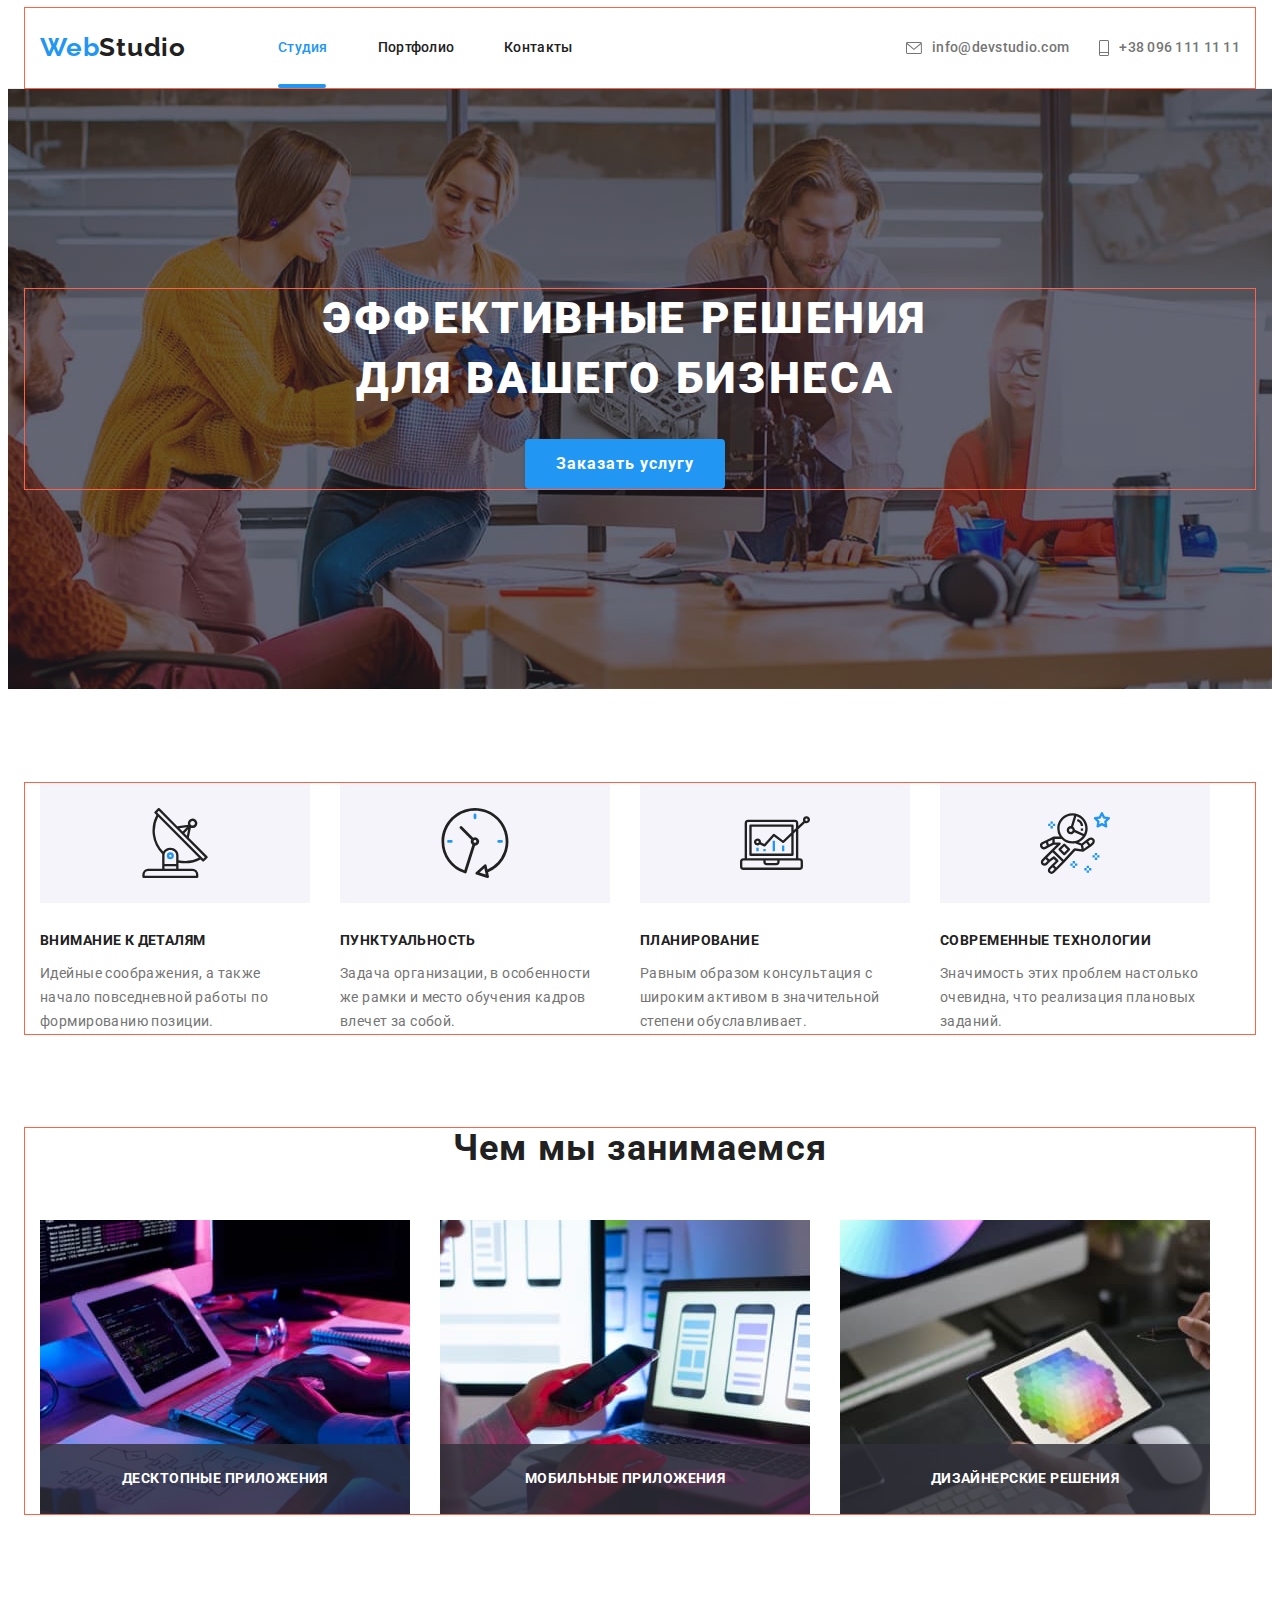
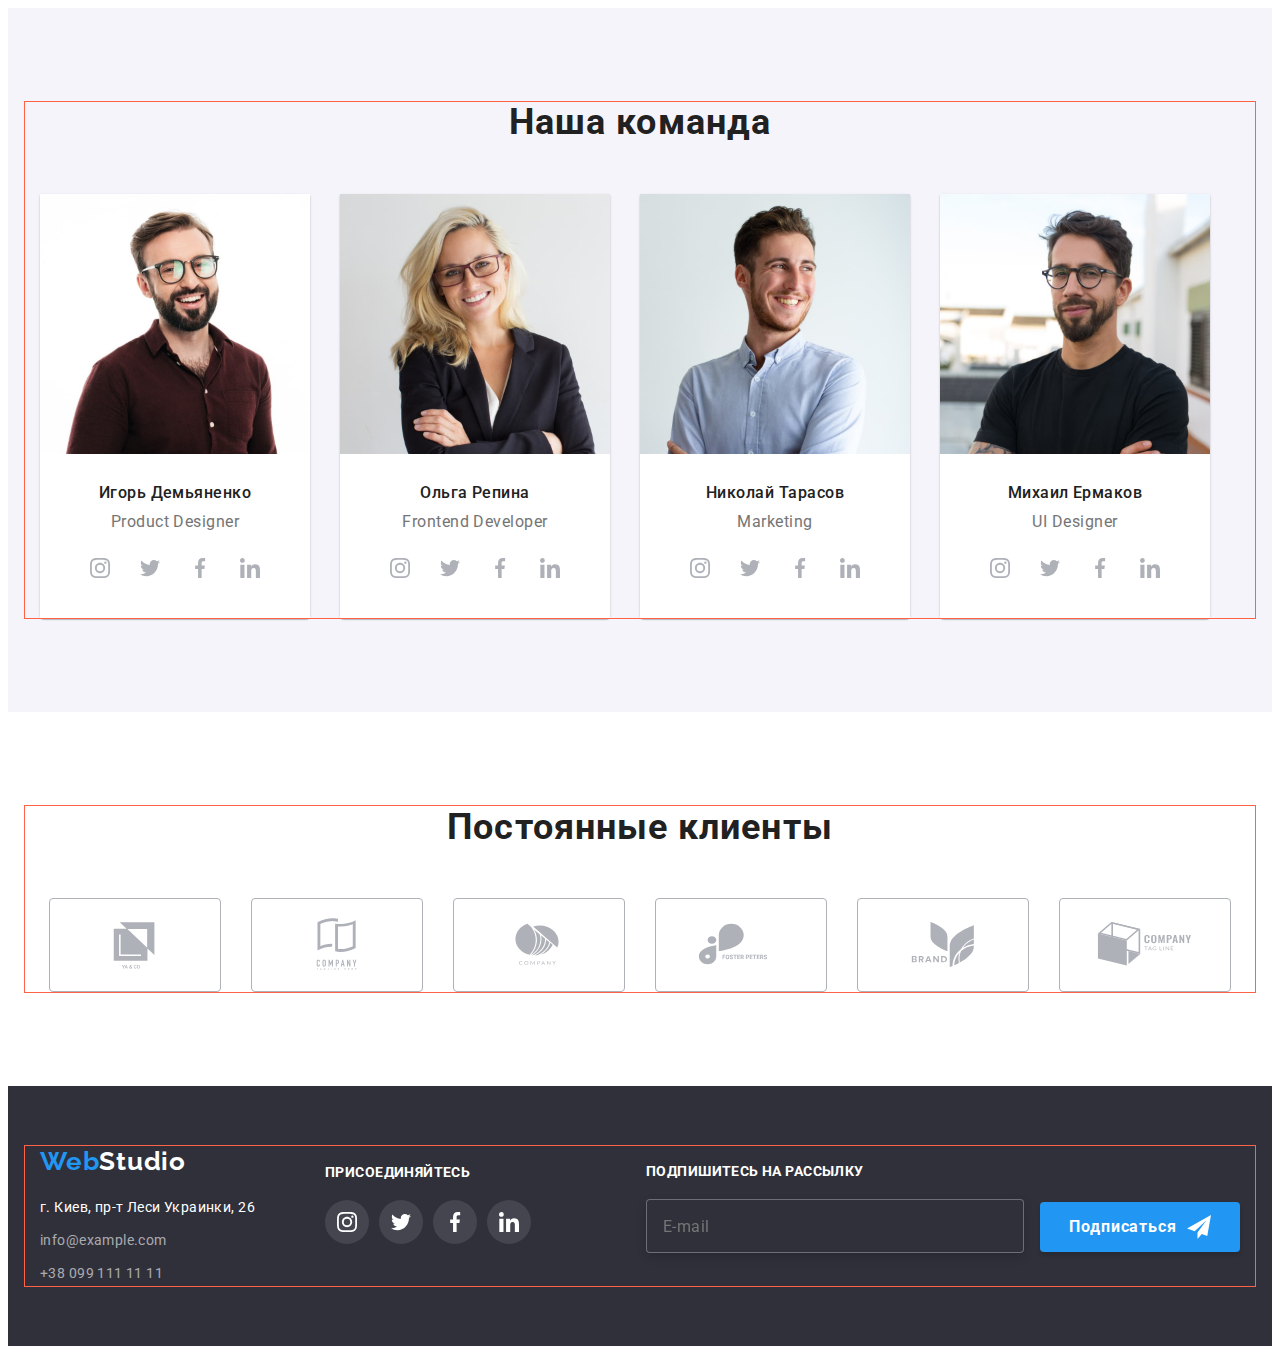
<file: index.html>
<!DOCTYPE html>
<html lang="ru">

<head>
    <meta charset="UTF-8">
    <meta http-equiv="X-UA-Compatible" content="IE=edge">
    <meta name="viewport" content="width=device-width, initial-scale=1.0">
    <title>WebStudio</title>
    <link rel="stylesheet" href="./css/styles.css">
    <link rel="preconnect" href="https://fonts.googleapis.com">
    <link rel="preconnect" href="https://fonts.gstatic.com" crossorigin>
    <link href="https://fonts.googleapis.com/css2?family=Raleway:wght@700&family=Roboto:wght@400;500;700;900&display=swap"
        rel="stylesheet">
    <link rel="stylesheet" href="https://cdnjs.cloudflare.com/ajax/libs/modern-normalize/1.1.0/modern-normalize.min.css"
        integrity="sha512-wpPYUAdjBVSE4KJnH1VR1HeZfpl1ub8YT/NKx4PuQ5NmX2tKuGu6U/JRp5y+Y8XG2tV+wKQpNHVUX03MfMFn9Q=="
        crossorigin="anonymous" referrerpolicy="no-referrer" />
</head>

<body>
    <!-- Шапка сторінки -->
    <header class="page-header header">
        <div class="container">
        <!-- Основна навігація -->
        <div class="header-style">
        <nav class="header-nav">
            <a href="index.html" class="webstudio"><span class="webstudio-color">Web</span>Studio</a>
            <ul class="header-list">
                <li class="header-item"><a href="./index.html" class="item current">Студия</a></li>
                <li class="header-item"><a href="./portfolio.html" class="item">Портфолио</a></li>
                <li class="header-item"><a href="" class="item">Контакты</a></li>
            </ul>
        </nav>  
        <ul class="header-right">
            <li class="tel-style"> 
                <a href="mailto:info@devstudio.com" class="header-tel">
                    <svg class="smartphone-icon" width='16' height='12'><use href="./images/icons.svg#icon-email"></use></svg> info@devstudio.com</a>
            </li>
            <li class="tel-style">
                <a href="tel:+380961111111" class="header-tel">
                    <svg class="smartphone-icon" width='10' height='16'><use href="./images/icons.svg#icon-phone"></use></svg> +38 096 111 11 11</a>
            </li>
        </ul>
        </div>
        </div>
    </header>
    <!-- Унікальність сторінки -->
    <main class="page-main">
        <!-- Section 1 -->
        <section class="first-section first-section-style">
            <div class="container">
            <h1 class="title">ЭФФЕКТИВНЫЕ РЕШЕНИЯ ДЛЯ ВАШЕГО БИЗНЕСА</h1>
            <button data-modal-open type="button" class="btn pointer">Заказать услугу</button>
            <div data-modal class="backdrop is-hidden">
                <div class="modal">
                    <button data-modal-close type="button" class="data-close-modal">
                        <svg class="close-icon" width='11' height='11'>
                            <use href="./images/icons.svg#icon-close"></use>
                        </svg>
                    </button>
                    <form action="" class="form" autocomplete="off">
                        <b class="form-text">Оставьте свои данные, мы вам перезвоним</b>

                        <div class="form-field">
                        <label class="form-label" for="name" class="form-label">Имя</label>
                        <span class="form-icon">
                            <input class="form-input" type="text" name="name" id="name">
                            <svg class="icon-email-one" width='18' height='18'>
                                <use href="./images/icons.svg#icon-person-1"></use>
                            </svg>
                        </span>
                        </div>
                        
                        <div class="form-field">
                        <label class="form-label" for="tel">Телефон</label>
                        <span class="form-icon">
                            <input class="form-input" type="tel" name="tel" id="tel">
                            <svg class="icon-email-one" width='18' height='18'>
                                <use href="./images/icons.svg#icon-phone-1"></use>
                            </svg>
                        </span>
                        </div>

                        <div class="form-field">
                        <label class="form-label" for="mail">Почта</label>
                        <span class="form-icon">
                            <input class="form-input" type="email" name="mail" id="mail">
                            <svg class="icon-email-one" width='18' height='18'>
                                <use href="./images/icons.svg#icon-email-1"></use>
                            </svg>
                        </span>
                        </div>

                        <div class="form-field">
                        <label class="form-label" for="comment">Комментарий</label>
                        <textarea class="textarea-comment" name="comment" id="comment" placeholder="Введите текст"></textarea>
                        </div>

                        <div class="form-checkbox">
                        <label class="checkbox-text" for="contract">
                        <input class="checkbox" type="checkbox" name="contract" value="contract" id="contract">
                            <span class="icon-border"></span>
                        Соглашаюсь с рассылкой и принимаю <a class="contract-link" href="">Условия договора</a>
                        </label>
                        </div>
                        <button class="form-button" type="submit">Отправить</button>
                    </form>
                </div>
            </div>
            </div>
        </section>
        <!-- Section 2 -->
        <section class="second-section">
            <div class="container">
            <h2 hidden class="features">Особенности</h2>
            <ul class="second-list">
                <li class="second-list-item">
                    <div class="thumb"><svg class="smartphone-icon" width='70' height='70'><use href="./images/icons.svg#icon-antenna"></use></svg></div>
                    <h3 class="title">ВНИМАНИЕ К ДЕТАЛЯМ</h3>
                    <p class="text">Идейные соображения, а также начало повседневной работы по формированию позиции.</p>
                </li>
                <li class="second-list-item">
                    <div class="thumb"><svg class="smartphone-icon" width='70' height='70'><use href="./images/icons.svg#icon-clock"></use></svg></div>
                    <h3 class="title">ПУНКТУАЛЬНОСТЬ</h3>
                    <p class="text">Задача организации, в особенности же рамки и место обучения кадров влечет за собой.</p>
                </li>
                <li class="second-list-item">
                    <div class="thumb"><svg class="smartphone-icon" width='70' height='70'><use href="./images/icons.svg#icon-diagram"></use></svg></div>
                    <h3 class="title">ПЛАНИРОВАНИЕ</h3>
                    <p class="text">Равным образом консультация с широким активом в значительной степени обуславливает.</p>
                </li>
                <li class="second-list-item">
                    <div class="thumb"><svg class="smartphone-icon" width='70' height='70'><use href="./images/icons.svg#icon-astronaut"></use></svg></div>
                    <h3 class="title">СОВРЕМЕННЫЕ ТЕХНОЛОГИИ</h3>
                    <p class="text">Значимость этих проблем настолько очевидна, что реализация плановых заданий.</p>
                </li>
            </ul>
            </div>
        </section>
        <!-- Section 3 -->
        <section class="third-section">
            <div class="container">
            <h2 class="our-work-title">Чем мы занимаемся</h2>
            <ul class="third-list">
                <li class="third-list-item">
                    <img src="./images/img1.jpg" alt="copywriter" width="370" height="294">
                    <p class="third-list-text">ДЕСКТОПНЫЕ ПРИЛОЖЕНИЯ</p>
                </li>
                <li class="third-list-item">
                    <img src="./images/img2.jpg" alt="photo" width="370" height="294"> 
                    <p class="third-list-text">МОБИЛЬНЫЕ ПРИЛОЖЕНИЯ</p>
                </li>
                <li class="third-list-item">
                    <img src="./images/img3.jpg" alt="drow" width="370" height="294"> 
                    <p class="third-list-text">ДИЗАЙНЕРСКИЕ РЕШЕНИЯ</p>
                </li>
            </ul>
            </div>
        </section>
        <!-- Section 4 -->
        <section class="four-section">
            <div class="container">
            <h2 class="team">Наша команда</h2>
            <ul class="four-list">
                <li class="four-list-item">
                    <img src="./images/igor.jpg" alt="Igor" width="270" height="260">
                    <div class="text-block">
                    <h3 class="title">Игорь Демьяненко</h3>
                    <p class="text">Product Designer</p>
                        <ul class="social-networks-list">
                            <li class="social-networks-item">
                                <a href="https://www.instagram.com/" target="_blank" class="networks-link"><svg class="network-icon" width='20' height='20'><use href="./images/icons.svg#icon-instagram"></use></svg></a>
                            </li>
                            <li class="social-networks-item">
                                <a href="https://twitter.com/?lang=uk" target="_blank" class="networks-link"><svg class="network-icon" width='20' height='20'><use href="./images/icons.svg#icon-twitter"></use></svg></a>
                            </li>
                            <li class="social-networks-item">
                                <a href="https://uk-ua.facebook.com/" target="_blank" class="networks-link"><svg class="network-icon" width='20' height='20'><use href="./images/icons.svg#icon-facebook"></use></svg></a>
                            </li>
                            <li class="social-networks-item">
                                <a href="https://www.linkedin.com/" target="_blank" class="networks-link"><svg class="network-icon" width='20' height='20'><use href="./images/icons.svg#icon-linkedin"></use></svg></a>
                            </li>
                        </ul>
                    </div>
                </li>
                <li class="four-list-item">
                    <img src="./images/olga.jpg" alt="Olga" width="270" height="260">
                    <div class="text-block">
                    <h3 class="title">Ольга Репина</h3>
                    <p class="text">Frontend Developer</p>
                        <ul class="social-networks-list">
                            <li class="social-networks-item">
                                <a href="https://www.instagram.com/" target="_blank" class="networks-link"><svg class="network-icon" width='20' height='20'><use href="./images/icons.svg#icon-instagram"></use></svg></a>
                            </li>
                            <li class="social-networks-item">
                                <a href="https://twitter.com/?lang=uk" target="_blank" class="networks-link"><svg class="network-icon" width='20' height='20'><use href="./images/icons.svg#icon-twitter"></use></svg></a>
                            </li>
                            <li class="social-networks-item">
                                <a href="https://uk-ua.facebook.com/" target="_blank" class="networks-link"><svg class="network-icon" width='20' height='20'><use href="./images/icons.svg#icon-facebook"></use></svg></a>
                            </li>
                            <li class="social-networks-item">
                                <a href="https://www.linkedin.com/" target="_blank" class="networks-link"><svg class="network-icon" width='20' height='20'><use href="./images/icons.svg#icon-linkedin"></use></svg></a>
                            </li>
                        </ul>
                    </div>
                </li>
                <li class="four-list-item">
                    <img src="./images/nik.jpg" alt="Nic" width="270" height="260">
                    <div class="text-block">
                    <h3 class="title">Николай Тарасов</h3>
                    <p class="text">Marketing</p>
                        <ul class="social-networks-list">
                            <li class="social-networks-item">
                                <a href="https://www.instagram.com/" target="_blank" class="networks-link"><svg class="network-icon" width='20' height='20'><use href="./images/icons.svg#icon-instagram"></use></svg></a>
                            </li>
                            <li class="social-networks-item">
                                <a href="https://twitter.com/?lang=uk" target="_blank" class="networks-link"><svg class="network-icon" width='20' height='20'><use href="./images/icons.svg#icon-twitter"></use></svg></a>
                            </li>
                            <li class="social-networks-item">
                                <a href="https://uk-ua.facebook.com/" target="_blank" class="networks-link"><svg class="network-icon" width='20' height='20'><use href="./images/icons.svg#icon-facebook"></use></svg></a>
                            </li>
                            <li class="social-networks-item">
                                <a href="https://www.linkedin.com/" target="_blank" class="networks-link"><svg class="network-icon" width='20' height='20'><use href="./images/icons.svg#icon-linkedin"></use></svg></a>
                            </li>
                        </ul>
                    </div>
                </li>
                <li class="four-list-item">
                    <img src="./images/mikh.jpg" alt="Mykh" width="270" height="260">
                    <div class="text-block">
                    <h3 class="title">Михаил Ермаков</h3>
                    <p class="text">UI Designer</p>
                        <ul class="social-networks-list">
                            <li class="social-networks-item">
                                <a href="https://www.instagram.com/" target="_blank" class="networks-link"><svg class="network-icon" width='20' height='20'><use href="./images/icons.svg#icon-instagram"></use></svg></a>
                            </li >
                            <li class="social-networks-item">
                                <a href="https://twitter.com/?lang=uk" target="_blank" class="networks-link"><svg class="network-icon" width='20' height='20'><use href="./images/icons.svg#icon-twitter"></use></svg></a>
                            </li>
                            <li class="social-networks-item">
                                <a href="https://uk-ua.facebook.com/" target="_blank" class="networks-link"><svg class="network-icon" width='20' height='20'><use href="./images/icons.svg#icon-facebook"></use></svg></a>
                            </li>
                            <li class="social-networks-item">
                                <a href="https://www.linkedin.com/" target="_blank" class="networks-link"><svg class="network-icon" width='20' height='20'><use href="./images/icons.svg#icon-linkedin"></use></svg></a>
                            </li>
                        </ul>
                    </div>
                </li>
            </ul>
            </div>
        </section>
        <section class="five-section">
            <div class="container">
                <h2 class="five-section-title">Постоянные клиенты</h2>
                <ul class="customers-list">
                    <li class="customers-item"><a href="" class="cusromer-link"><svg class="cusromer-icon" width='106' height='60'><use href="./images/icons.svg#icon-logo1"></use></svg></a></li>
                    <li class="customers-item"><a href="" class="cusromer-link"><svg class="cusromer-icon" width='106' height='60'><use href="./images/icons.svg#icon-logo2"></use></svg></a></li>
                    <li class="customers-item"><a href="" class="cusromer-link"><svg class="cusromer-icon" width='106' height='60'><use href="./images/icons.svg#icon-logo3"></use></svg></a></li>
                    <li class="customers-item"><a href="" class="cusromer-link"><svg class="cusromer-icon" width='106' height='60'><use href="./images/icons.svg#icon-logo4"></use></svg></a></li>
                    <li class="customers-item"><a href="" class="cusromer-link"><svg class="cusromer-icon" width='106' height='60'><use href="./images/icons.svg#icon-logo5"></use></svg></a></li>
                    <li class="customers-item"><a href="" class="cusromer-link"><svg class="cusromer-icon" width='106' height='60'><use href="./images/icons.svg#icon-logo6"></use></svg></a></li>
                </ul>
            </div>
        </section>
    </main>
    <!-- підвал сторінки -->
    <footer class="page-footer">
        <div class="container footer">
            <div class="footer-left">
        <a href="./index.html" class="webstudio"><span class="webstudio-color">Web</span>Studio</a>
        <address class="street">
            г. Киев, пр-т Леси Украинки, 26 <br>
            <a href="mailto:info@example.com" class="footer-tel">info@example.com</a> <br>
            <a href="tel:+380991111111" class="footer-tel">+38 099 111 11 11</a>
        </address>
            </div>
        <div class="join-block">
            <h3 class="join-block-text">ПРИСОЕДИНЯЙТЕСЬ</h3>
            <ul class="join-block-list">
                <li class="join-block-item">
                    <a href="https://www.instagram.com/" target="_blank" class="join-block-link"><svg class="network-join-icon" width='20' height='20'><use href="./images/icons.svg#icon-instagram"></use></svg></a>
                </li >
                <li class="join-block-item">
                    <a href="https://twitter.com/?lang=uk" target="_blank" class="join-block-link"><svg class="network-join-icon" width='20' height='20'><use href="./images/icons.svg#icon-twitter"></use></svg></a>
                </li>
                <li class="join-block-item">
                    <a href="https://uk-ua.facebook.com/" target="_blank" class="join-block-link"><svg class="network-join-icon" width='20' height='20'><use href="./images/icons.svg#icon-facebook"></use></svg></a>
                </li>
                <li class="join-block-item">
                    <a href="https://www.linkedin.com/" target="_blank" class="join-block-link"><svg class="network-join-icon" width='20' height='20'><use href="./images/icons.svg#icon-linkedin"></use></svg></a>
                </li>
            </ul>            
        </div>
        <div class="subscribe">
            <form action="" autocomplete="off">
                <p class="subscribe-text">Подпишитесь на рассылку</p>
                <label class="subscribe-label" for="mail"></label>
                <input class="subscribe-input" type="email" name="mail" id="mail" placeholder="E-mail">
                <button class="subscribe-button" type="submit">Подписаться <svg class="subscribe-icon" width='24' height='24'><use href="./images/icons.svg#icon-send"></use></svg></button>
            </form>
        </div>
        </div>
    </footer>
    <script src="./js/modal.js"></script>
</body>
</html>
</file>
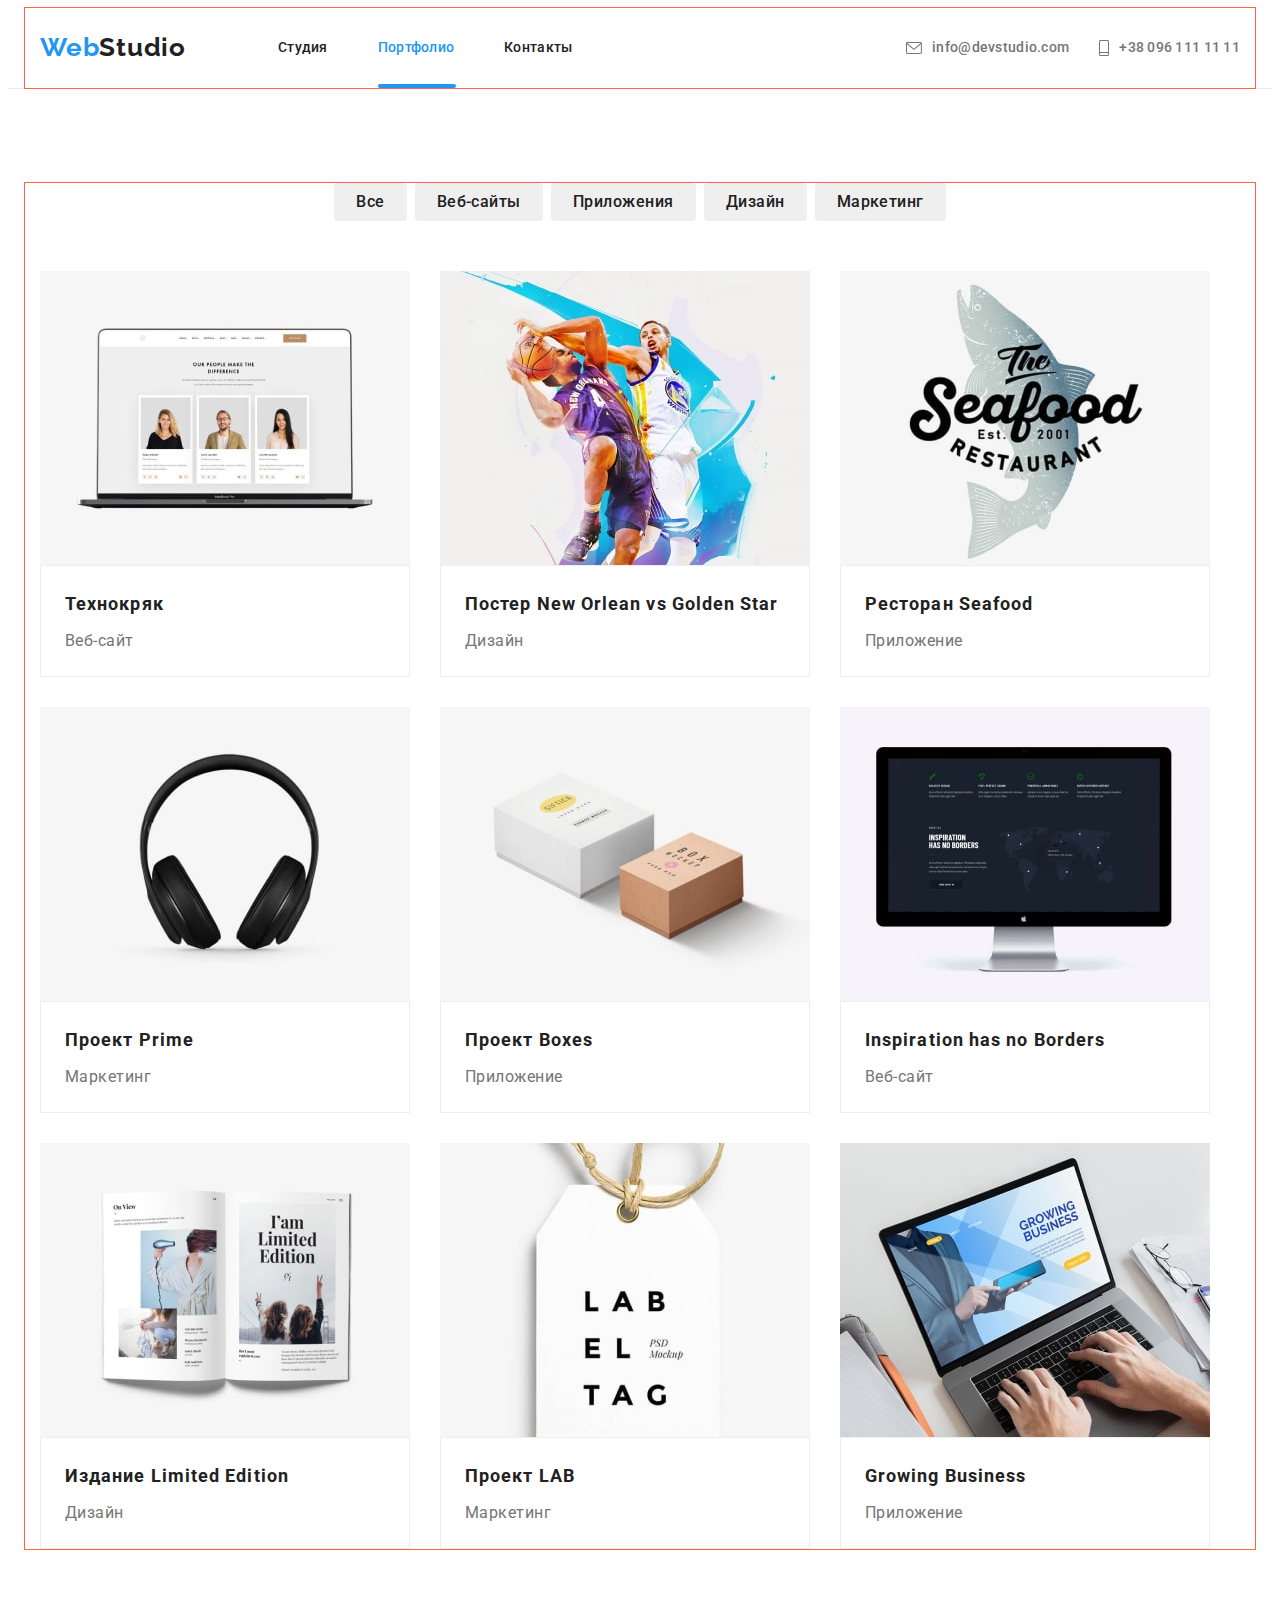
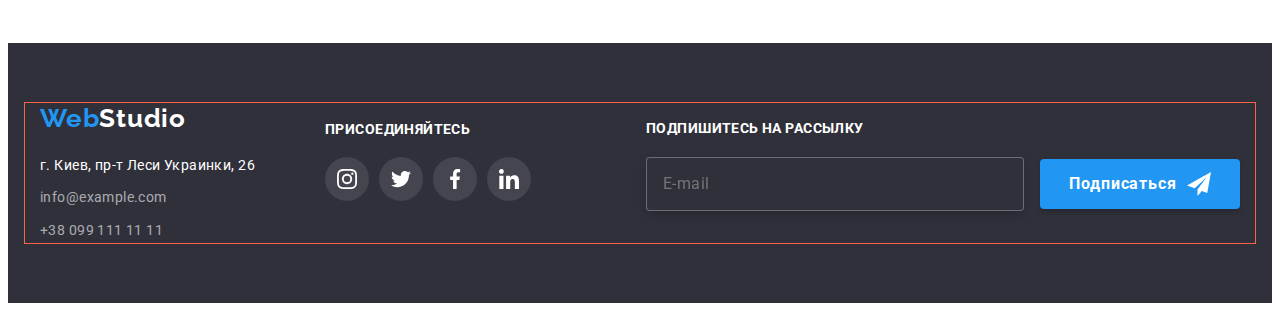
<file: portfolio.html>
<!DOCTYPE html>
<html lang="ru">
<head>
    <meta charset="UTF-8">
    <meta http-equiv="X-UA-Compatible" content="IE=edge">
    <meta name="viewport" content="width=device-width, initial-scale=1.0">
    <title>Portfolio</title>
    <link rel="stylesheet" href="./css/styles.css">
    <link rel="preconnect" href="https://fonts.googleapis.com">
    <link rel="preconnect" href="https://fonts.gstatic.com" crossorigin>
    <link href="https://fonts.googleapis.com/css2?family=Raleway:wght@700&family=Roboto:wght@400;500;700;900&display=swap"
        rel="stylesheet">
    <link rel="stylesheet" href="https://cdnjs.cloudflare.com/ajax/libs/modern-normalize/1.1.0/modern-normalize.min.css"
        integrity="sha512-wpPYUAdjBVSE4KJnH1VR1HeZfpl1ub8YT/NKx4PuQ5NmX2tKuGu6U/JRp5y+Y8XG2tV+wKQpNHVUX03MfMFn9Q=="
        crossorigin="anonymous" referrerpolicy="no-referrer" />
</head>
<body>
    <!-- Шапка сторінки -->
    <header class="page-header">
        <div class="container">
        <!-- Основна навігація -->
        <div class="header-style">
        <nav class="header-nav-portfolio">
            <a href="index.html" class="webstudio"><span class="webstudio-color">Web</span>Studio</a>
            <ul class="header-list">
                <li class="header-item-portfolio"><a href="./index.html" class="item">Студия</a></li>
                <li class="header-item-portfolio"><a href="./portfolio.html" class="item current">Портфолио</a></li>
                <li class="header-item-portfolio"><a href="" class="item">Контакты</a></li>
            </ul>
        </nav>
        <ul class="header-right">
            <li class="tel-style-portfolio">
                <a href="mailto:info@devstudio.com" class="header-tel"> 
                <svg class="smartphone-icon-portfolio" width='16' height='12'><use href="./images/icons.svg#icon-email"></use></svg>info@devstudio.com</a>
            </li>
            <li class="tel-style-portfolio">
                <a href="tel:+380961111111" class="header-tel"> 
                <svg class="smartphone-icon-portfolio" width='10' height='16'><use href="./images/icons.svg#icon-phone"></use></svg> +38 096 111 11 11</a>
            </li>
        </ul>
        </div>
        </div>
    </header>
    <!-- Унікальність сторінки -->
    <main class="page-main-portfolio">
    <!-- Перша секція -->
    <section class="first-section-portfolio">
        <div class="container">
        <h1 hidden class="title">Portfolio</h1>
        <ul class="first-list">
            <li class="btn-portfolio"> <button type="button" class="btn pointer">Все</button> </li>
            <li class="btn-portfolio"> <button type="button" class="btn pointer">Веб-сайты</button> </li>
            <li class="btn-portfolio"> <button type="button" class="btn pointer">Приложения</button> </li>
            <li class="btn-portfolio"> <button type="button" class="btn pointer">Дизайн</button> </li>
            <li class="btn-portfolio"> <button type="button" class="btn pointer">Маркетинг</button> </li>
         </ul>
        <ul class="second-list">
            <li class="second-list-element">
                <div class="first-section-thumb">   
                <img src="./images/laptop.jpg" alt="Технокряк" width="370" height="294">
                <p class="text-thumb">Технокряк это современная площадка распространения коронавируса. Компании используют эту платформу для цифрового шпионажа и атак на защищённые сервера конкурентов.</p>
                </div>
                <div class="portfolio-card-border">
                <h2 class="second-list-title">Технокряк</h2>
                <p class="text">Веб-сайт</p>
                </div>
            </li>
            <li class="second-list-element">
                <div class="first-section-thumb">
                <img src="./images/poster.jpg" alt="Постер" width="370" height="294">
                <p class="text-thumb">Технокряк это современная площадка распространения коронавируса. Компании используют эту платформу для цифрового шпионажа и атак на защищённые сервера конкурентов.</p>
                </div>
                <div class="portfolio-card-border">
                <h2 class="second-list-title">Постер New Orlean vs Golden Star</h2>
                <p class="text">Дизайн</p>
                </div>
            </li>
            <li class="second-list-element">
                <div class="first-section-thumb">
                <img src="./images/seafood.jpg" alt="Ресторан" width="370" height="294">
                <p class="text-thumb">Технокряк это современная площадка распространения коронавируса. Компании используют эту платформу для цифрового шпионажа и атак на защищённые сервера конкурентов.</p>
                </div>
                <div class="portfolio-card-border">
                <h2 class="second-list-title">Ресторан Seafood</h2>
                <p class="text">Приложение</p>
                </div>
            </li>
            <li class="second-list-element">
                <div class="first-section-thumb">
                <img src="./images/headphone.jpg" alt="Проект-Prime" width="370" height="294">
                <p class="text-thumb">Технокряк это современная площадка распространения коронавируса. Компании используют эту платформу для цифрового шпионажа и атак на защищённые сервера конкурентов.</p>
                </div>
                <div class="portfolio-card-border">
                <h2 class="second-list-title">Проект Prime</h2>
                <p class="text">Маркетинг</p>
                </div>
            </li>
            <li class="second-list-element">
                <div class="first-section-thumb">
                <img src="./images/boxes.jpg" alt="Проект-Boxes" width="370" height="294">
                <p class="text-thumb">Технокряк это современная площадка распространения коронавируса. Компании используют эту платформу для цифрового шпионажа и атак на защищённые сервера конкурентов.</p>
                </div>
                <div class="portfolio-card-border">
                <h2 class="second-list-title">Проект Boxes</h2>
                <p class="text">Приложение</p>
                </div>
            </li>
            <li class="second-list-element">
                <div class="first-section-thumb">
                <img src="./images/screen.jpg" alt="Монитор" width="370" height="294">
                <p class="text-thumb">Технокряк это современная площадка распространения коронавируса. Компании используют эту платформу для цифрового шпионажа и атак на защищённые сервера конкурентов.</p>
                </div>
                <div class="portfolio-card-border">
                <h2 class="second-list-title">Inspiration has no Borders</h2>
                <p class="text">Веб-сайт</p>
                </div>
            </li>
            <li class="second-list-element">
                <div class="first-section-thumb">
                <img src="./images/book.jpg" alt="Книга" width="370" height="294">
                <p class="text-thumb">Технокряк это современная площадка распространения коронавируса. Компании используют эту платформу для цифрового шпионажа и атак на защищённые сервера конкурентов.</p>
                </div>
                <div class="portfolio-card-border">
                <h2 class="second-list-title">Издание Limited Edition</h2>
                <p class="text">Дизайн</p>
                </div>
            </li>
            <li class="second-list-element">
                <div class="first-section-thumb">
                <img src="./images/lab.jpg" alt="Проект-LAB" width="370" height="294">
                <p class="text-thumb">Технокряк это современная площадка распространения коронавируса. Компании используют эту платформу для цифрового шпионажа и атак на защищённые сервера конкурентов.</p>
                </div>
                <div class="portfolio-card-border">
                <h2 class="second-list-title">Проект LAB</h2>
                <p class="text">Маркетинг</p>
                </div>
            </li>
            <li class="second-list-element">
                <div class="first-section-thumb">
                <img src="./images/business.jpg" alt="Бизнес" width="370" height="294">
                <p class="text-thumb">Технокряк это современная площадка распространения коронавируса. Компании используют эту платформу для цифрового шпионажа и атак на защищённые сервера конкурентов.</p>
                </div>
                <div class="portfolio-card-border">
                <h2 class="second-list-title">Growing Business</h2>
                <p class="text">Приложение</p>
                </div>
            </li>
        </ul>
        </div>
    </section>
    </main>
    <!-- підвал сторінки -->
    <footer class="page-footer page-footer-portfolio">
        <div class="container footer-portfolio">
        <div class="footer-left-portfolio">
        <a href="index.html" class="webstudio"><span class="webstudio-color">Web</span>Studio</a>
        <address class="street">
            г. Киев, пр-т Леси Украинки, 26 <br>
            <a href="mailto:info@example.com" class="footer-tel">info@example.com</a> <br>
            <a href="tel:+380991111111" class="footer-tel">+38 099 111 11 11</a>
        </address>
        </div>
        <div class="join-block">
            <h3 class="join-block-text">ПРИСОЕДИНЯЙТЕСЬ</h3>
            <ul class="join-block-list">
                <li class="join-block-item">
                    <a href="https://www.instagram.com/" target="_blank" class="join-block-link"><svg class="network-join-icon"
                            width='20' height='20'>
                            <use href="./images/icons.svg#icon-instagram"></use>
                        </svg></a>
                </li>
                <li class="join-block-item">
                    <a href="https://twitter.com/?lang=uk" target="_blank" class="join-block-link"><svg
                            class="network-join-icon" width='20' height='20'>
                            <use href="./images/icons.svg#icon-twitter"></use>
                        </svg></a>
                </li>
                <li class="join-block-item">
                    <a href="https://uk-ua.facebook.com/" target="_blank" class="join-block-link"><svg class="network-join-icon"
                            width='20' height='20'>
                            <use href="./images/icons.svg#icon-facebook"></use>
                        </svg></a>
                </li>
                <li class="join-block-item">
                    <a href="https://www.linkedin.com/" target="_blank" class="join-block-link"><svg class="network-join-icon"
                            width='20' height='20'>
                            <use href="./images/icons.svg#icon-linkedin"></use>
                        </svg></a>
                </li>
            </ul>
        </div>
        <div class="subscribe">
            <form action="" autocomplete="off">
                <p class="subscribe-text">Подпишитесь на рассылку</p>
                <label class="subscribe-label" for="mail"></label>
                <input class="subscribe-input" type="email" name="mail" id="mail" placeholder="E-mail">
                <button class="subscribe-button" type="submit">Подписаться <svg class="subscribe-icon" width='24' height='24'>
                        <use href="./images/icons.svg#icon-send"></use>
                    </svg></button>
            </form>
        </div>
        </div>
    </footer>
</body>
</html>
</file>
<file: css/styles.css>
:root {
  --blue-text-color: #2196f3;
  --title-text-color: #212121;
  --secondary-text-color: #ffffff;
  --primary-text-color: #757575;
  --support-text-color: rgba(255, 255, 255, 0.6);
  --color-four-section: #f5f4fa;
  --background-color-footer: #2f303a;
  --time-animation: 250ms;
  --cubik-transform: cubic-bezier(0.4, 0, 0.2, 1);
}

body {
  font-family: "Roboto", sans-serif;
  color: var(--title-text-color);
  font-style: normal;
}

img {
  display: block;
  max-width: 100%;
}

.container {
  padding-left: 15px;
  padding-right: 15px;
  width: 1200px;
  margin: 0 auto;
  outline: 1px solid tomato;
}

/* Шапка сторінки studio */

.page-header {
  background-color: var(--secondary-text-color);
  border-bottom: 1px solid #ececec;
}

.page-header .webstudio,
.page-footer .webstudio {
  color: var(--title-text-color);
  font-family: "Raleway", serif;
  font-style: normal;
  font-weight: bold;
  font-size: 26px;
  line-height: 1.19;
  letter-spacing: 0.03em;
  text-decoration: none;
  width: 145px;
}

.page-header .webstudio-color,
.page-footer .webstudio-color {
  color: var(--blue-text-color);
}

.page-header .header-list {
  list-style: none;
}

.header-list .item {
  color: var(--title-text-color);
  text-decoration: none;
  font-family: "Roboto";
  font-style: normal;
  font-weight: 500;
  font-size: 14px;
  line-height: 1.14;
  letter-spacing: 0.02em;
}

.header-list .item:hover,
.header-list .item:focus {
  color: var(--blue-text-color);

  transition: color var(--time-animation) var(--cubik-transform);
}

.page-header .header-right {
  list-style: none;
}

.page-header .current {
  color: #2196f3;
  font-weight: 500;
  font-size: 14px;
}
.page-header .current::after {
  position: absolute;
  bottom: 0px;
  content: "";
  width: 48px;
  height: 4px;
  background-color: var(--blue-text-color);
  border-radius: 4px;
  margin-top: 28px;
}

.page-header .header-tel {
  color: var(--primary-text-color);
  text-decoration: none;
  font-family: "Roboto";
  font-style: normal;
  font-weight: 500;
  font-size: 14px;
  line-height: 1.14;
  letter-spacing: 0.02em;
}

.page-header .header-tel:hover,
.page-header .header-tel:focus,
.page-footer .footer-tel:hover,
.page-footer .footer-tel:focus {
  color: var(--blue-text-color);

  transition: color var(--time-animation) var(--cubik-transform);
}

.header-nav {
  display: flex;
  align-items: center;

  position: relative;
}

.header-nav .webstudio {
  display: block;
  margin-right: auto;
  margin-top: 24px;
  margin-bottom: 25px;
}

.header-list {
  display: flex;
  padding-left: 93px;
  margin-top: 0px;
  margin-bottom: 0px;
}

.header-list .item {
  display: flex;
  padding-top: 20px;
  padding-bottom: 20px;
}

.header-item:not(:last-child) {
  margin-right: 50px;
}

.header-right {
  display: flex;
  align-items: center;
  margin-left: 327px;
  margin-top: 0;
  margin-bottom: 0;
  padding-left: 0;
}

.header-right .tel-style {
  margin-right: 30px;
}

.tel-style .header-tel {
  display: flex;
  align-items: center;
  padding-top: 20px;
  padding-bottom: 20px;
  fill: var(--primary-text-color);

  transition: var(--time-animation) var(--cubik-transform);
}

.tel-style .header-tel:hover,
.tel-style .header-tel:focus {
  fill: var(--blue-text-color);

  transition: fill var(--time-animation) var(--cubik-transform);
}

.tel-style:last-child {
  margin-right: 0;
}

.header-right-icon {
  display: block;
  align-items: center;
}

.tel-style .smartphone-icon {
  display: flex;
  align-items: center;
  margin-right: 10px;
}

/* Унікальність сторінки studio*/

.first-section {
  padding-top: 200px;
  padding-bottom: 200px;
}

.first-section .title {
  color: var(--secondary-text-color);
  font-family: "Roboto";
  font-style: normal;
  font-weight: 900;
  font-size: 44px;
  line-height: 1.36;
  text-align: center;
  letter-spacing: 0.06em;
  width: 696px;

  display: inline-block;
  margin-bottom: 30px;
  margin-left: 237px;
  margin-right: 237px;
  margin-top: 0;
}

.first-section .btn {
  color: var(--secondary-text-color);
  background-color: var(--blue-text-color);
  font-family: "Roboto";
  font-style: normal;
  font-weight: bold;
  font-size: 16px;
  line-height: 1.87;
  text-align: center;
  letter-spacing: 0.06em;
  min-width: 200px;

  display: inline-block;
  padding: 10px;
  margin-top: 0px;
  margin-left: 485px;
  margin-right: 485px;

  box-shadow: 0px 4px 4px rgba(0, 0, 0, 0.15);
  border-radius: 4px;
  border: none;

  transition: var(--time-animation) var(--cubik-transform);
}

.first-section-img {
  display: block;
  align-items: center;
}

.first-section-style {
  background-color: #2f303a;
  background-image: linear-gradient(
      rgba(47, 48, 58, 0.4),
      rgba(47, 48, 58, 0.4)
    ),
    url("../images/background-studio.jpg");
  background-repeat: no-repeat;
  background-position: center;
}

.pointer {
  cursor: pointer;
}

/* МОДАЛЬНЕ ВІКНО */

.backdrop {
  position: fixed;
  top: 0;
  left: 0;

  width: 100vw;
  height: 100vh;

  background-color: rgba(0, 0, 0, 0.2);
  display: flex;
  align-items: center;
  justify-content: center;
  opacity: 1;
  transition: opacity 250ms cubic-bezier(0.4, 0, 0.2, 1);

  z-index: 2;
}

.backdrop.is-hidden .modal {
  transform: scale(0.8);
}

.close-icon {
  transition: var(--time-animation) var(--cubik-transform);
}

.close-icon:hover,
.close-icon:focus {
  fill: var(--blue-text-color);

  cursor: pointer;
  transition: fill var(--time-animation) var(--cubik-transform);
}

.modal {
  position: relative;
  min-height: 581px;
  min-width: 528px;

  background-color: #fff;
  box-shadow: 0px 1px 3px rgba(0, 0, 0, 0.12), 0px 1px 1px rgba(0, 0, 0, 0.14),
    0px 2px 1px rgba(0, 0, 0, 0.2);
  border-radius: 4px;
  transform: scale(1);
  transition: transform 250ms cubic-bezier(0.4, 0, 0.2, 1);
}

.data-close-modal {
  position: absolute;
  right: 8px;
  top: 8px;

  width: 30px;
  height: 30px;

  border: 1px solid rgba(0, 0, 0, 0.1);
  background-color: unset;
  border-radius: 50%;
  padding: 0;
  margin: 0;

  display: flex;
  align-items: center;
  justify-content: center;
}

.form {
  max-width: 100%;
  margin-left: auto;
  margin-right: auto;
  padding: 40px;
}

.form-field {
  display: flex;
  flex-direction: column;
  margin-top: 10px;

  position: relative;
}

.form-field label {
  margin-bottom: 4px;
}

.form-field textarea::placeholder {
  font-family: Roboto;
  font-style: normal;
  font-weight: normal;
  font-size: 14px;
  line-height: 1.14;
  letter-spacing: 0.01em;

  color: rgba(117, 117, 117, 0.5);
}

.textarea-comment {
  padding: 12px 16px;
  width: 448px;
  height: 120px;
  resize: none;

  border: 1px solid rgba(33, 33, 33, 0.2);
  border-radius: 4px;

  transition: var(--time-animation) var(--cubik-transform);
}

.textarea-comment:hover,
.textarea-comment:focus {
  border-color: var(--blue-text-color);
  outline: none;
  cursor: pointer;

  transition: border-color var(--time-animation) var(--cubik-transform);
}

.form-label {
  font-family: Roboto;
  font-style: normal;
  font-weight: normal;
  font-size: 12px;
  line-height: 1.16;
  letter-spacing: 0.01em;

  color: #757575;
}

.form-button {
  width: 200px;
  height: 50px;

  display: flex;
  margin-left: auto;
  margin-right: auto;
  align-items: center;
  justify-content: center;

  font-family: Roboto;
  font-style: normal;
  font-weight: bold;
  font-size: 16px;
  line-height: 1.87;
  letter-spacing: 0.06em;

  color: #ffffff;

  padding: 0;
  background-color: var(--blue-text-color);
  box-shadow: 0px 4px 4px rgba(0, 0, 0, 0.15);
  border-radius: 4px;
  border: none;

  cursor: pointer;
}

.contract-link {
  color: var(--blue-text-color);

  font-family: Roboto;
  font-style: normal;
  font-weight: normal;
  font-size: 14px;
  line-height: 1.71;
  letter-spacing: 0.03em;
  margin-left: 4px;
}

.contract-link:hover,
.contract-link:focus {
  color: var(--blue-text-color);
}

.form-input {
  width: 448px;
  height: 40px;
  border: 1px solid rgba(33, 33, 33, 0.2);
  border-radius: 4px;
  padding: 11px 42px;

  transition: var(--time-animation) var(--cubik-transform);
}

.form-input:hover,
.form-input:focus {
  border-color: var(--blue-text-color);
  outline: none;
  cursor: pointer;
  transition: border-color var(--time-animation) var(--cubik-transform);
}

.icon-email-one {
  right: 0;
  left: 0;
  position: absolute;
  transform: translateY(60%);
  margin-left: 12px;

  transition: var(--time-animation) var(--cubik-transform);
}

.icon-email-one:hover,
.icon-email-one:focus {
  fill: var(--blue-text-color);
  cursor: pointer;

  transition: fill var(--time-animation) var(--cubik-transform);
}

.form-input:hover + .icon-email-one,
.form-input:focus + .icon-email-one {
  fill: var(--blue-text-color);

  transition: fill var(--time-animation) var(--cubik-transform);
}

.form-checkbox {
  position: relative;
  display: flex;
  align-items: center;
  justify-content: center;
  margin-top: 20px;
  margin-bottom: 30px;
}

.checkbox-text {
  font-family: Roboto;
  font-style: normal;
  font-weight: normal;
  font-size: 14px;
  line-height: 1.71;
  letter-spacing: 0.03em;

  color: #757575;
  display: flex;
  align-items: center;
}

.checkbox {
  position: absolute;
  width: 1px;
  height: 1px;
  margin: -1px;
  border: 0;
  padding: 0;
  clip: rect(0 0 0 0);
  overflow: hidden;
}

.checkbox:checked + .icon-border {
  border-color: transparent;
  background-color: var(--blue-text-color);
  background-image: url("../images/check.svg");
  background-size: contain;
  background-origin: border-box;
  background-repeat: no-repeat;
  background-position: 0% 50%;
}

.icon-border {
  display: inline-block;
  width: 16px;
  height: 15px;
  border: 2px solid #212121;
  border-radius: 3px;
  margin-right: 8px;
  position: relative;
}

.form-text {
  font-family: Roboto;
  font-style: normal;
  font-weight: bold;
  font-size: 20px;
  line-height: 1.15;
  text-align: center;
  letter-spacing: 0.03em;

  color: #212121;

  display: flex;
  align-items: center;
  justify-content: center;
}

.backdrop.is-hidden {
  opacity: 0;
  /* visibility: hidden; */
  pointer-events: none;
}

.first-section .btn:hover,
.first-section .btn:focus {
  color: var(--blue-text-color);
  background-color: var(--secondary-text-color);
  border: none;

  transition: background-color var(--time-animation) var(--cubik-transform),
    color var(--time-animation) var(--cubik-transform),
    border var(--time-animation) var(--cubik-transform);
}

.second-section {
  background-color: var(--secondary-text-color);
  margin-top: 0px;
  margin-bottom: 0px;
  padding-top: 94px;
  padding-bottom: 94px;
}

.second-list-item {
  width: 270px;
  margin-right: 30px;
}

.second-list-item .thumb {
  background-color: #f5f4fa;
  margin-bottom: 30px;
  height: 120px;

  display: flex;
  align-items: center;
  justify-content: center;
}

.second-list-item .smartphone-icon {
  display: flex;
  align-items: center;
}

.second-list-item .title {
  margin-top: 0px;
  margin-bottom: 0px;
}

.second-list-item .text {
  margin-bottom: 0;
}

.second-list-item:nth-child(4n) {
  margin-right: 0;
}

.second-list {
  list-style: none;
  margin-top: 0px;
  margin-bottom: 0px;
  padding-left: 0px;
  display: flex;
  flex-wrap: wrap;
}

.second-section .title {
  color: var(--title-text-color);
  font-family: Roboto;
  font-style: normal;
  font-weight: bold;
  font-size: 14px;
  line-height: 1.14;
  letter-spacing: 0.03em;
}

.second-section .text {
  color: var(--primary-text-color);
  font-family: Roboto;
  font-style: normal;
  font-weight: normal;
  font-size: 14px;
  line-height: 1.71;
  letter-spacing: 0.03em;
}

.third-section .third-list {
  list-style: none;
  display: flex;
  margin-top: 0;
  margin-bottom: 0;
  padding-left: 0;
  margin-right: 0;
}

.third-list-text {
  font-family: Roboto;
  font-style: normal;
  font-weight: bold;
  font-size: 14px;
  line-height: 1.14;
  text-align: center;
  letter-spacing: 0.03em;
  text-transform: uppercase;

  display: flex;
  position: absolute;
  bottom: 0px;
  margin: 0;
  color: #fff;
  background-color: rgba(47, 48, 58, 0.8);
  height: 70px;
  width: 370px;
  align-items: center;
  justify-content: center;
}

.third-section {
  padding-bottom: 94px;
}

.third-section .our-work-title {
  color: var(--title-text-color);
  font-family: Roboto;
  font-style: normal;
  font-weight: bold;
  font-size: 36px;
  line-height: 1.16;
  text-align: center;
  letter-spacing: 0.03em;

  display: block;
  margin-top: 0;
  margin-bottom: 50px;
  margin-right: 0;
  margin-left: 0;
}

.third-list-item {
  display: flex;
  width: 370px;
  margin-right: 30px;

  position: relative;
  align-items: center;
  justify-content: center;

  z-index: 1;
}

.third-list-item:nth-child(3n) {
  margin-right: 0;
}

.four-section {
  background-color: var(--color-four-section);
  margin-bottom: 0px;
  padding-bottom: 94px;
  padding-top: 94px;
}

.four-section .team {
  color: var(--title-text-color);
  font-family: Roboto;
  font-style: normal;
  font-weight: bold;
  font-size: 36px;
  line-height: 1.16;
  text-align: center;
  letter-spacing: 0.03em;

  display: block;
  margin-top: 0;
  margin-bottom: 50px;
  margin-right: 0;
  margin-left: 0;
}

.four-list {
  list-style: none;
  margin-top: 0px;
  margin-bottom: 0px;
  padding-left: 0px;
  display: flex;
}

.four-list-item {
  display: inline-block;
  width: 270px;
  margin-right: 30px;
  box-shadow: 0px 1px 3px rgba(0, 0, 0, 0.12), 0px 1px 1px rgba(0, 0, 0, 0.14),
    0px 2px 1px rgba(0, 0, 0, 0.2);
  border-radius: 0px 0px 4px 4px;
}

.four-list-item .text-block {
  padding-top: 30px;
  padding-bottom: 30px;
  background-color: #fff;
}

.four-list-item .title {
  margin-top: 0;
  margin-bottom: 10px;
}

.four-list-item .text {
  margin-bottom: 0;
  margin-top: 0px;
}

.four-list-item:nth-child(4n) {
  margin-right: 0;
}

.four-list .title {
  color: var(--title-text-color);
  font-family: Roboto;
  font-style: normal;
  font-weight: 500;
  font-size: 16px;
  line-height: 1.18;
  text-align: center;
  letter-spacing: 0.03em;
}

.four-list .text {
  color: var(--primary-text-color);
  font-family: Roboto;
  font-style: normal;
  font-weight: normal;
  font-size: 16px;
  line-height: 1.18;
  text-align: center;
  letter-spacing: 0.03em;
  margin-bottom: 16px;
}

.social-networks-list {
  list-style: none;
  display: flex;
  margin-bottom: 0;
  margin-top: 0;
  justify-content: center;
  padding: 0;
}

.social-networks-item {
  width: 40px;
  height: 40px;
  padding: 0;
  border: none;
  color: #afb1b8;
  border-radius: 50%;
  align-items: center;
  display: flex;
  justify-content: center;
  margin-right: 10px;
}

.social-networks-item:nth-child(4n) {
  margin-right: 0;
}

.network-icon {
  display: flex;
  fill: #afb1b8;
}

.network-icon:hover {
  fill: #ffffff;

  transition: fill var(--time-animation) var(--cubik-transform);
}

.networks-link {
  display: flex;
  justify-content: center;
  align-items: center;
  width: 40px;
  height: 40px;
  border-radius: 50%;

  transition: var(--time-animation) var(--cubik-transform);
}

.networks-link:hover .network-icon,
.networks-link:focus .network-icon {
  fill: #fff;
}

.networks-link:hover,
.networks-link:focus {
  background-color: var(--blue-text-color);

  transition: background-color var(--time-animation) var(--cubik-transform);
}

.five-section {
  margin-bottom: 0px;
  padding-bottom: 94px;
  padding-top: 94px;
}

.five-section-title {
  color: var(--title-text-color);
  font-family: Roboto;
  font-style: normal;
  font-weight: bold;
  font-size: 36px;
  line-height: 42px;
  text-align: center;
  letter-spacing: 0.03em;

  margin-top: 0;
  margin-bottom: 50px;
}

.customers-list {
  list-style: none;
  display: flex;
  margin-bottom: 0;
  margin-top: 0;
  justify-content: center;
  padding: 0;
}

.cusromer-link {
  border: 1px solid rgba(175, 177, 184, 1);
  border-radius: 4px;
  padding: 16px 32px;
  display: flex;

  transition: var(--time-animation) var(--cubik-transform);
}

.customers-item {
  margin-right: 30px;
  display: flex;
}

.customers-item:nth-child(6n) {
  margin-right: 0;
}

.cusromer-icon {
  display: flex;
  fill: #afb1b8;

  transition: var(--time-animation) var(--cubik-transform);
}

.cusromer-icon:hover {
  fill: var(--blue-text-color);
  cursor: pointer;

  transition: fill var(--time-animation) var(--cubik-transform);
}

.cusromer-link:hover {
  border-color: var(--blue-text-color);

  transition: border-color var(--time-animation) var(--cubik-transform);
}

.cusromer-link:hover .cusromer-icon,
.cusromer-link:focus .cusromer-icon {
  fill: var(--blue-text-color);

  transition: fill var(--time-animation) var(--cubik-transform);
}

/* Підвал сторінки studio*/

.page-footer {
  background-color: var(--background-color-footer);
  padding-top: 60px;
  padding-bottom: 60px;
}

.page-footer .webstudio {
  color: var(--secondary-text-color);

  display: inline-block;
  margin-top: 0px;
  margin-bottom: 20px;
  margin-right: 0;
  margin-left: 0;
}

.page-footer .footer-tel {
  display: inline-block;
  margin-top: 9px;
}

.page-footer .street {
  color: var(--secondary-text-color);
  font-family: Roboto;
  font-style: normal;
  font-weight: normal;
  font-size: 14px;
  line-height: 1.71;
  letter-spacing: 0.03em;
}

.join-block {
  align-items: center;
  justify-content: center;
  padding-top: 18px;
}

.join-block-list {
  list-style: none;
  margin: 0;
  padding: 0;
  align-items: center;
  justify-content: center;

  display: flex;
}

.join-block-item {
  margin-right: 10px;
}

.join-block-item:nth-child(4n) {
  margin-right: 0;
}

.join-block-link {
  display: flex;
  justify-content: center;
  align-items: center;
  width: 44px;
  height: 44px;
  border-radius: 50%;
  background-color: rgba(255, 255, 255, 0.1);

  transition: var(--time-animation) var(--cubik-transform);
}

.join-block-link:hover,
.join-block-link:focus {
  background-color: var(--blue-text-color);

  transition: background-color var(--time-animation) var(--cubik-transform);
}

.join-block-link:hover .network-icon,
.join-block-link:focus .network-icon {
  fill: #fff;

  transition: fill var(--time-animation) var(--cubik-transform);
}

.network-join-icon {
  display: flex;
  fill: #fff;
}

.join-block-text {
  font-family: Roboto;
  font-style: normal;
  font-weight: bold;
  font-size: 14px;
  line-height: 16px;
  letter-spacing: 0.03em;
  text-transform: uppercase;
  color: #fff;

  display: flex;
  margin-bottom: 20px;
  margin-top: 0;
}

.footer-left {
  margin-right: 70px;
}

.footer {
  display: flex;
}

.subscribe {
  align-items: center;
  justify-content: center;
  margin-left: auto;
  padding-top: 18px;
}

.subscribe-text {
  font-family: Roboto;
  font-style: normal;
  font-weight: bold;
  font-size: 14px;
  line-height: 1.14;
  letter-spacing: 0.03em;
  text-transform: uppercase;

  color: #ffffff;

  margin-top: 0;
  margin-bottom: 20px;
}

.subscribe-input {
  width: 358px;
  height: 50px;
  font-family: Roboto;
  font-style: normal;
  font-weight: normal;
  font-size: 16px;
  line-height: 1.25;
  letter-spacing: 0.03em;

  color: rgba(255, 255, 255, 0.6);
  background-color: var(--background-color-footer);
  border: 1px solid rgba(255, 255, 255, 0.3);
  filter: drop-shadow(0px 4px 4px rgba(0, 0, 0, 0.15));
  border-radius: 4px;
  padding-left: 16px;
}

.subscribe-button {
  width: 200px;
  height: 50px;

  font-family: Roboto;
  font-style: normal;
  font-weight: bold;
  font-size: 16px;
  line-height: 1.87;
  letter-spacing: 0.06em;

  color: #ffffff;
  background-color: var(--blue-text-color);
  box-shadow: 0px 4px 4px rgba(0, 0, 0, 0.15);
  border-radius: 4px;
  border: none;

  margin-left: 12px;
  padding: 0;

  display: inline-flex;
  align-items: center;
  justify-content: center;

  cursor: pointer;
}

.subscribe-icon {
  fill: #fff;
  margin-left: 10px;
}

/* Шапка сторінки portfolio */

.header-nav-portfolio {
  display: flex;
  align-items: center;

  position: relative;
}

.header-nav-portfolio .webstudio {
  display: block;
  margin-right: auto;
  margin-top: 24px;
  margin-bottom: 25px;
}

.page-header .header-list {
  display: flex;
  padding-left: 93px;
  margin-top: 0px;
  margin-bottom: 0px;
}

.page-header .item {
  display: flex;
  padding-top: 20px;
  padding-bottom: 20px;

  transition: var(--time-animation) var(--cubik-transform);
}

.page-header .header-style {
  display: flex;
  align-items: center;
}

.header-item-portfolio:not(:last-child) {
  margin-right: 50px;
}

.header-item-portfolio .current::after {
  position: absolute;
  bottom: 0px;
  content: "";
  width: 78px;
  height: 4px;
  background-color: var(--blue-text-color);
  border-radius: 4px;
  margin-top: 28px;
}

.page-header .header-right {
  display: flex;
  align-items: center;
  margin-left: auto;
  margin-top: 0;
  margin-bottom: 0;
  padding-left: 0;
}

.header-right .tel-style-portfolio {
  margin-right: 30px;
}

.tel-style-portfolio .header-tel {
  display: flex;
  align-items: center;
  padding-top: 20px;
  padding-bottom: 20px;
  fill: var(--primary-text-color);

  transition: var(--time-animation) var(--cubik-transform);
}

.tel-style-portfolio .header-tel:hover,
.tel-style-portfolio .header-tel:focus {
  fill: var(--blue-text-color);

  transition: fill var(--time-animation) var(--cubik-transform);
}

.tel-style-portfolio:last-child {
  margin-right: 0;
}

.smartphone-icon-portfolio {
  display: flex;
  align-items: center;
  margin-right: 10px;
}

.tel-style-portfolio:hover,
.tel-style-portfolio:focus {
  fill: var(--blue-text-color);

  transition: fill var(--time-animation) var(--cubik-transform);
}

/* Унікальність сторінки portfolio */

.first-section-portfolio .first-list {
  list-style: none;

  display: flex;
  align-items: center;
  justify-content: center;
  padding: 0;
  padding-top: 0px;
  margin-bottom: 50px;
  margin-top: 0;
}

.first-section-portfolio {
  padding-top: 94px;
  padding-bottom: 94px;
}

.first-section-portfolio .btn {
  color: var(--title-text-color);
  font-family: Roboto;
  font-style: normal;
  font-weight: 500;
  font-size: 16px;
  line-height: 1.62;
  text-align: center;
  letter-spacing: 0.03em;

  display: flex;
  padding: 6px 22px;
  margin: 0px;
  border: 1px solid #f5f4fa;
  border: none;
  border-radius: 4px;

  transition: var(--time-animation) var(--cubik-transform);
}

.first-section-portfolio .btn:hover,
.first-section-portfolio .btn:focus {
  box-shadow: 0px 3px 1px rgba(0, 0, 0, 0.1), 0px 1px 2px rgba(0, 0, 0, 0.08),
    0px 2px 2px rgba(0, 0, 0, 0.12);

  transition: box-shadow var(--time-animation) var(--cubik-transform);
}

.pointer {
  cursor: pointer;
}

.first-section-portfolio .btn:hover,
.first-section-portfolio .btn:focus {
  color: var(--secondary-text-color);
  background-color: var(--blue-text-color);

  transition: background-color var(--time-animation) var(--cubik-transform);
}

.first-section-portfolio .second-list-title {
  color: var(--title-text-color);
  font-family: Roboto;
  font-style: normal;
  font-weight: bold;
  font-size: 18px;
  line-height: 2;
  letter-spacing: 0.06em;
}

.first-section-thumb {
  position: relative;
  overflow: hidden;
}

.first-section-thumb::before {
  position: absolute;
  display: inline-block;
  content: "";
  width: 100%;
  height: 100%;
}

.second-list-element:hover .first-section-thumb::before,
.second-list-element:hover .text-thumb {
  transform: translateY(0%);
  transition: transform 550ms cubic-bezier(0.4, 0, 0.2, 1);
}

.text-thumb {
  position: absolute;
  top: 0;
  left: 0;
  padding: 63px 24px;
  margin: 0;
  color: #ffffff;

  font-family: Roboto;
  font-style: normal;
  font-weight: normal;
  font-size: 18px;
  line-height: 1.55;
  letter-spacing: 0.03em;
  width: 370px;
  height: 294px;
  background-color: rgba(33, 150, 243, 0.9);

  transform: translateY(105%);
  transition: transform 550ms cubic-bezier(0.4, 0, 0.2, 1);
}

.first-section-portfolio .text {
  color: var(--primary-text-color);
  font-family: Roboto;
  font-style: normal;
  font-weight: normal;
  font-size: 16px;
  line-height: 1.87;
  letter-spacing: 0.03em;
}

.first-section-portfolio .second-list-element {
  width: 370px;
  margin-right: 30px;
  margin-bottom: 30px;
}

.first-section-portfolio .second-list-element:hover,
.first-section-portfolio .second-list-element:focus {
  box-shadow: 0px 1px 1px rgba(0, 0, 0, 0.12), 0px 4px 4px rgba(0, 0, 0, 0.06),
    1px 4px 6px rgba(0, 0, 0, 0.16);
  cursor: pointer;

  transition: box-shadow var(--time-animation) var(--cubik-transform);
}

.first-section-portfolio .second-list-element:nth-child(3n) {
  margin-right: 0px;
}

.first-section-portfolio .second-list-element:nth-last-child(-n + 3) {
  margin-bottom: 0px;
}

.portfolio-card-border {
  padding: 20px 24px;
  border: 1px solid #eeeeee;
}

.first-section-portfolio .second-list-title {
  margin-bottom: 4px;
  margin-top: 0;
}

.first-section-portfolio .text {
  margin-bottom: 0;
  margin-top: 0;
}

.first-section-portfolio .btn-portfolio {
  display: flex;
  padding: 0;
  margin-top: 0px;
  margin-right: 8px;
}

.first-section-portfolio .btn-portfolio:nth-child(5n) {
  margin-right: 0;
}

/* Підвал сторінки portfolio*/

.page-footer .footer-tel {
  color: var(--support-text-color);
  text-decoration: none;

  transition: var(--time-animation) var(--cubik-transform);
}

.page-footer-portfolio .webstudio {
  display: inline-block;
  margin-bottom: 20px;
  margin-right: 0;
  margin-left: 0;
}

.page-footer-portfolio .footer-tel {
  display: inline-block;
  margin-top: 9px;
}

.footer-portfolio {
  display: flex;
}

.footer-left-portfolio {
  margin-right: 70px;
}
</file>
